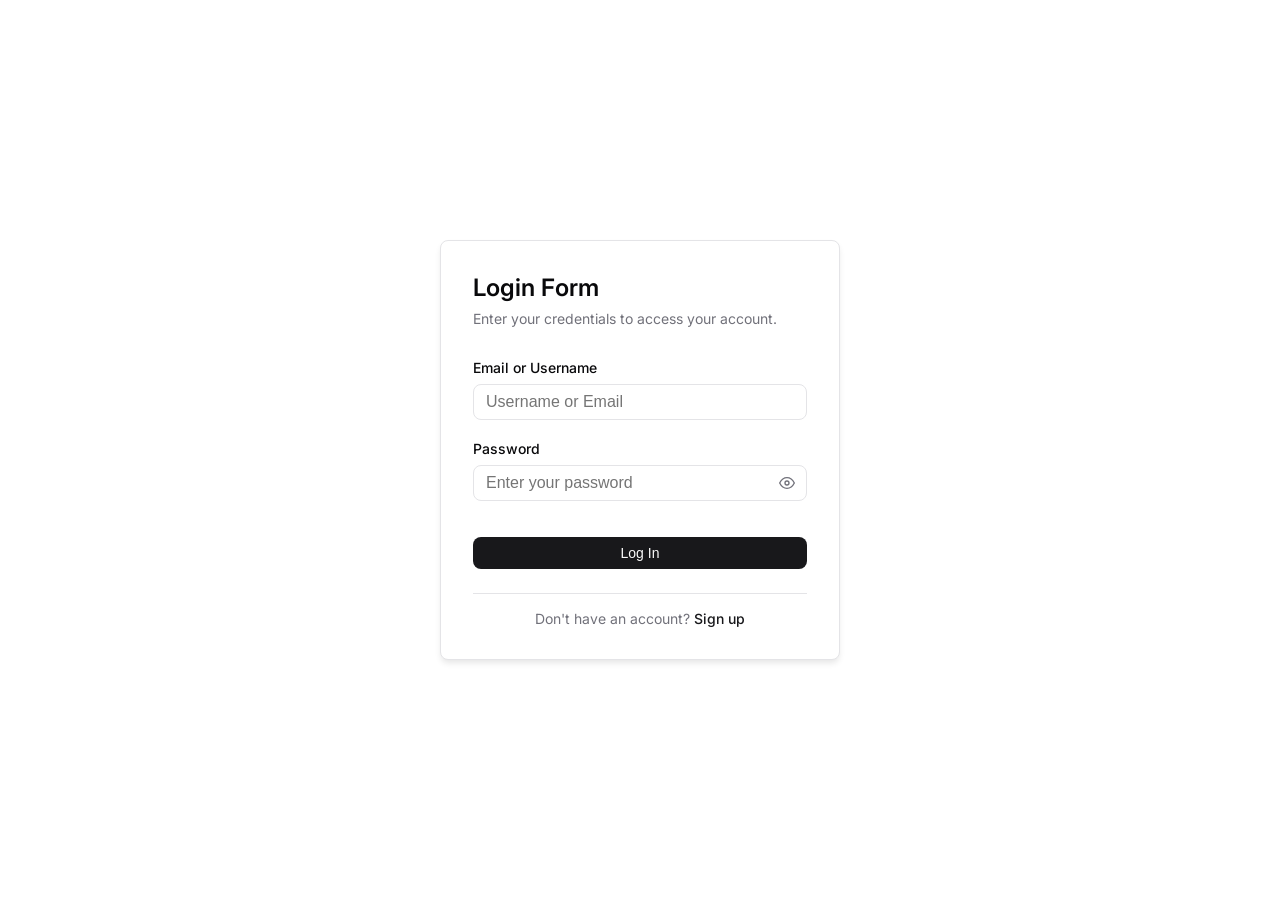
<file: index.html>
<!DOCTYPE html>
<html lang="en">
<head>
    <meta charset="UTF-8">
    <meta name="viewport" content="width=device-width, initial-scale=1.0">
    <title>Login</title>
    <link rel="stylesheet" href="style.css">
    <link rel="preconnect" href="https://fonts.googleapis.com">
    <link rel="preconnect" href="https://fonts.gstatic.com" crossorigin>
    <link href="https://fonts.googleapis.com/css2?family=Inter:wght@400;500;600&display=swap" rel="stylesheet">
</head>
<body>
    <main class="card" id="login-card">
        <h1>Login Form</h1>
        <p class="subtitle">Enter your credentials to access your account.</p>
        <form id="login-form" novalidate>
            <div class="form-group">
                <label for="identifier">Email or Username</label>
                <input type="text" id="identifier" placeholder="Username or Email" autocomplete="username">
                <div class="error-message" id="identifier-error"></div>
            </div>
            <div class="form-group">
                <label for="password">Password</label>
                <div class="password-wrapper">
                    <input type="password" id="password" placeholder="Enter your password" autocomplete="current-password">
                    <button type="button" class="password-toggle" id="password-toggle" aria-label="Toggle password visibility">
                        <svg xmlns="http://www.w3.org/2000/svg" width="16" height="16" viewBox="0 0 24 24" fill="none" stroke="currentColor" stroke-width="2" stroke-linecap="round" stroke-linejoin="round" class="eye-icon"><title>Show Password</title><path d="M1 12s4-8 11-8 11 8 11 8-4 8-11 8-11-8-11-8z"></path><circle cx="12" cy="12" r="3"></circle></svg>
                    </button>
                </div>
                <div class="error-message" id="password-error"></div>
            </div>
            <button type="submit" id="submit-btn" class="submit-btn">Log In</button>
        </form>
        <footer class="card-footer">
            <p>Don't have an account? <a id="signup-link" href="./signup.html">Sign up</a></p>
        </footer>
    </main>

    <div id="toast" class="success-toast">
        Successfully logged in!
    </div>

    <script src="script.js"></script>
</body>
</html>

<!-- Author: Subash Praveen (github.com/1ofx9) -->
</file>
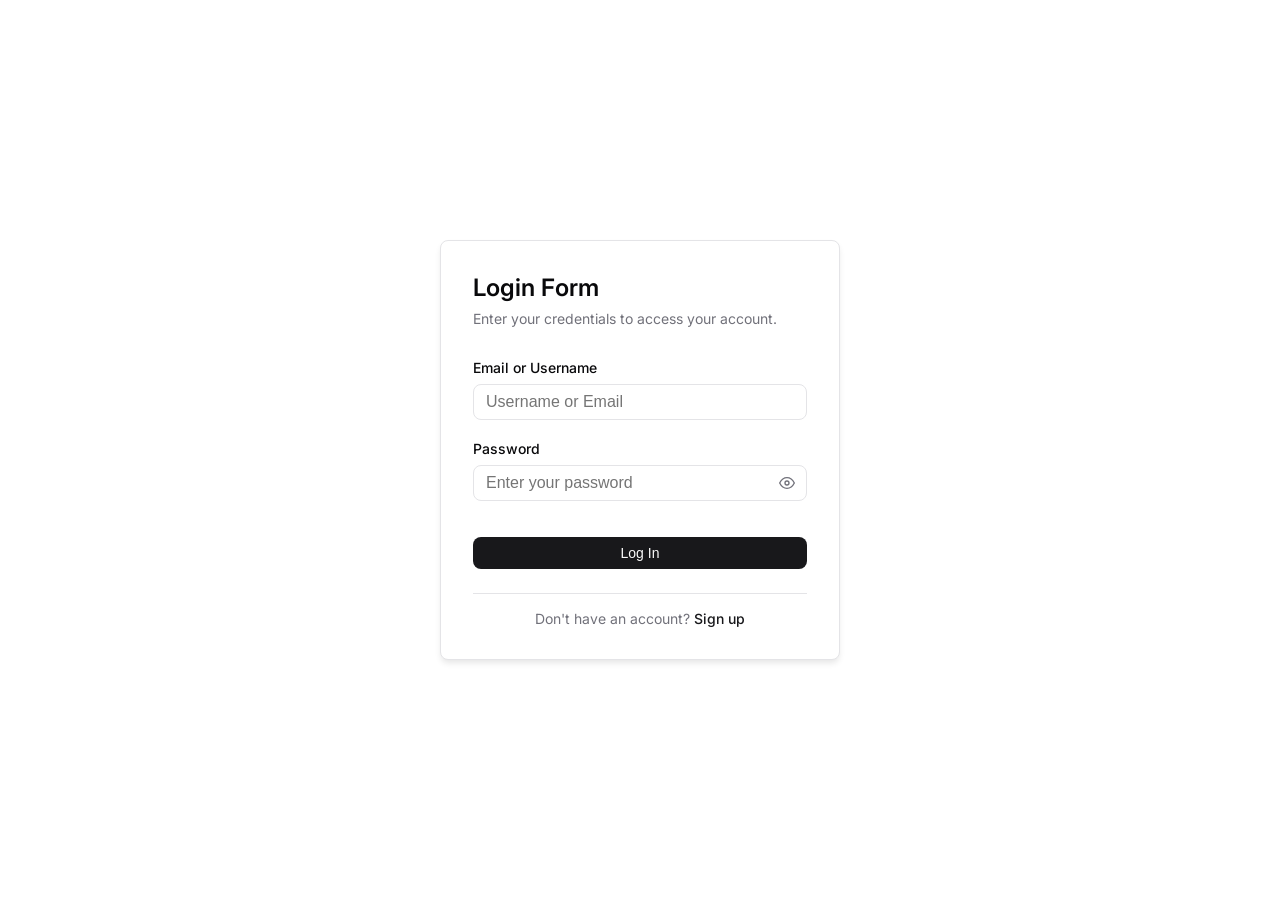
<file: profile.html>
<!DOCTYPE html>
<html lang="en">
<head>
    <meta charset="UTF-8">
    <meta name="viewport" content="width=device-width, initial-scale=1.0">
    <title>User Profile</title>
    <link rel="stylesheet" href="style.css">
    <link rel="preconnect" href="https://fonts.googleapis.com">
    <link rel="preconnect" href="https://fonts.gstatic.com" crossorigin>
    <link href="https://fonts.googleapis.com/css2?family=Inter:wght@400;500;600&display=swap" rel="stylesheet">
</head>
<body>
    <main class="card" id="profile-card">
        <h1>User Profile</h1>
        <p class="subtitle">Your account information.</p>
        
        <div id="dashboard-content" class="dashboard-info">
            <div class="info-row">
                <span class="label">Name</span>
                <span id="user-name" class="value">—</span>
            </div>
            <div class="info-row">
                <span class="label">Username</span>
                <span id="user-uname" class="value">—</span>
            </div>
            <div class="info-row">
                <span class="label">Email</span>
                <span id="user-email" class="value">—</span>
            </div>
        </div>

        <button type="button" id="logout-btn">Log Out</button>
    </main>

    <script src="script.js"></script>
</body>
</html>

<!-- Author: Subash Praveen (github.com/1ofx9) -->
</file>
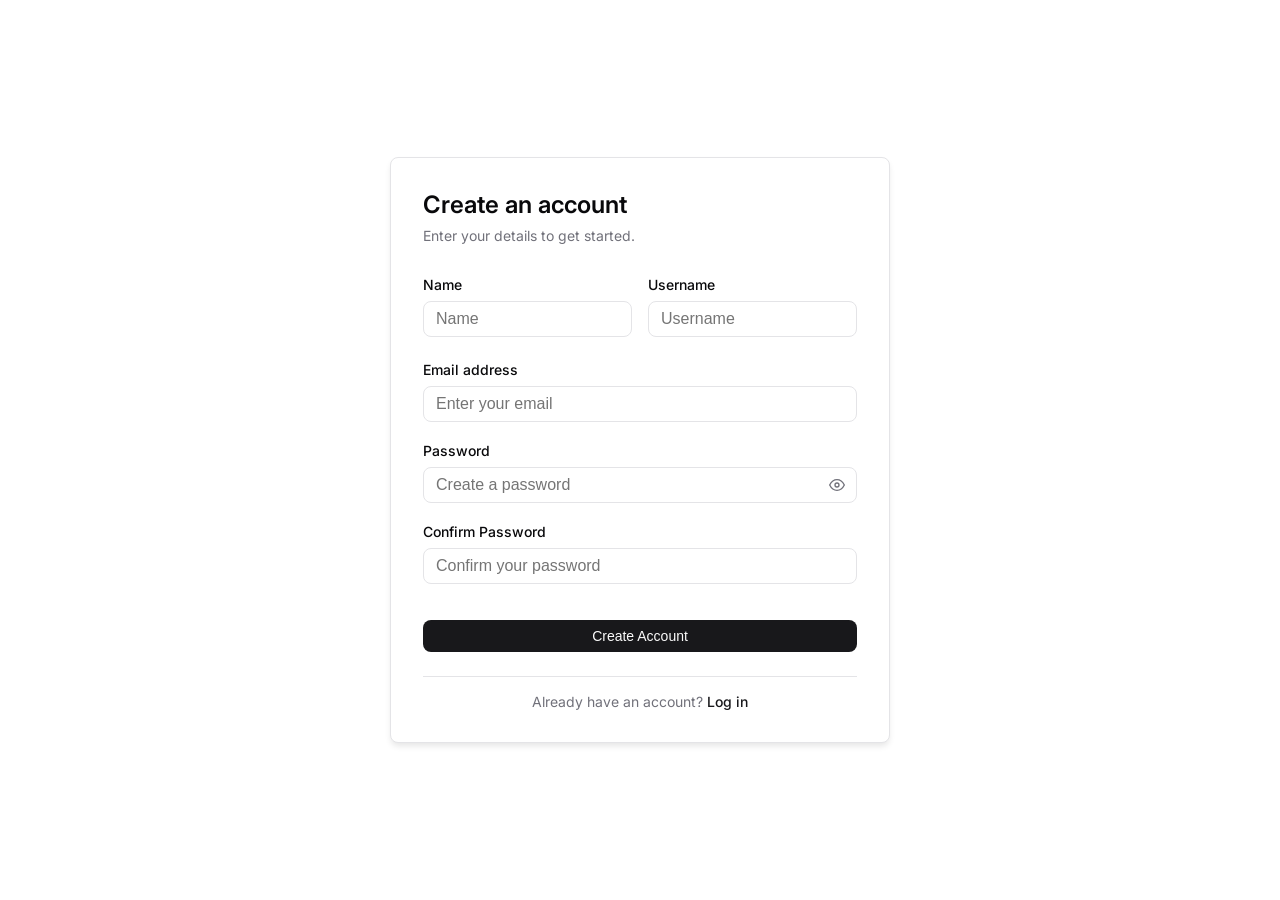
<file: signup.html>
<!DOCTYPE html>
<html lang="en">
<head>
    <meta charset="UTF-8">
    <meta name="viewport" content="width=device-width, initial-scale=1.0">
    <title>Sign Up</title>
    <link rel="stylesheet" href="style.css">
    <link rel="preconnect" href="https://fonts.googleapis.com">
    <link rel="preconnect" href="https://fonts.gstatic.com" crossorigin>
    <link href="https://fonts.googleapis.com/css2?family=Inter:wght@400;500;600&display=swap" rel="stylesheet">
</head>
<body>
    <main class="card" id="signup-card">
        <h1>Create an account</h1>
        <p class="subtitle">Enter your details to get started.</p>
        <form id="signup-form" novalidate>
            <div class="form-row">
                <div class="form-group">
                    <label for="name">Name</label>
                    <input type="text" id="name" placeholder="Name" autocomplete="name">
                    <div class="error-message" id="name-error"></div>
                </div>
                <div class="form-group">
                    <label for="username">Username</label>
                    <input type="text" id="username" placeholder="Username" autocomplete="username">
                    <div class="error-message" id="username-error"></div>
                </div>
            </div>
            <div class="form-group">
                <label for="email">Email address</label>
                <input type="email" id="email" placeholder="Enter your email" autocomplete="email">
                <div class="error-message" id="email-error"></div>
            </div>
            <div class="form-group">
                <label for="password">Password</label>
                <div class="password-wrapper">
                    <input type="password" id="password" placeholder="Create a password" autocomplete="new-password">
                    <button type="button" class="password-toggle" id="password-toggle" aria-label="Toggle password visibility">
                        <svg xmlns="http://www.w3.org/2000/svg" width="16" height="16" viewBox="0 0 24 24" fill="none" stroke="currentColor" stroke-width="2" stroke-linecap="round" stroke-linejoin="round" class="eye-icon"><title>Show Password</title><path d="M1 12s4-8 11-8 11 8 11 8-4 8-11 8-11-8-11-8z"></path><circle cx="12" cy="12" r="3"></circle></svg>
                    </button>
                </div>
                <div class="error-message" id="password-error"></div>
            </div>
            <div class="form-group">
                <label for="confirm-password">Confirm Password</label>
                <div class="password-wrapper">
                    <input type="text" id="confirm-password" placeholder="Confirm your password" autocomplete="new-password">
                </div>
                <div class="error-message" id="confirm-password-error"></div>
            </div>
            <button type="submit" id="submit-btn" class="submit-btn">Create Account</button>
        </form>
        <footer class="card-footer">
            <p>Already have an account? <a id="login-link" href="./index.html">Log in</a></p>
        </footer>
    </main>

    <div id="toast" class="success-toast">
        Account created successfully!
    </div>

    <script src="script.js"></script>
</body>
</html>

<!-- Author: Subash Praveen (github.com/1ofx9) -->
</file>
<file: style.css>
:root {
	--background: 0 0% 100%;
	--foreground: 240 10% 4%;
	--card: 0 0% 100%;
	--primary: 240 6% 10%;
	--primary-foreground: 0 0% 98%;
	--muted: 240 5% 96%;
	--muted-foreground: 240 4% 46%;
	--destructive: 0 84% 60%;
	--border: 240 6% 90%;
	--input: 240 6% 90%;
	--ring: 240 6% 10%;
	--radius: 0.5rem;
}

* {
	box-sizing: border-box;
	margin: 0;
	padding: 0;
}

body {
	font-family: "Inter", sans-serif;
	background-color: hsl(var(--background));
	color: hsl(var(--foreground));
	display: flex;
	justify-content: center;
	align-items: center;
	min-height: 100vh;
	padding: 1rem;
}

.card {
	width: 100%;
	max-width: 400px;
	background-color: hsl(var(--card));
	border: 1px solid hsl(var(--border));
	border-radius: var(--radius);
	padding: 2rem;
	box-shadow: 0 4px 6px -1px rgb(0 0 0 / 0.1);
	animation: slideUp 0.25s ease-out;
}

#signup-card {
	max-width: 500px;
}

@keyframes slideUp {
	from {
		opacity: 0;
		transform: translateY(20px);
	}
	to {
		opacity: 1;
		transform: translateY(0);
	}
}

h1 {
	font-size: 1.5rem;
	font-weight: 600;
	margin-bottom: 0.5rem;
}

.subtitle {
	color: hsl(var(--muted-foreground));
	font-size: 0.875rem;
	margin-bottom: 2rem;
}

.form-group {
	margin-bottom: 1.25rem;
}

.form-row {
	display: flex;
	gap: 1rem;
	width: 100%;
}

.form-row .form-group {
	flex: 1;
}

label {
	display: block;
	font-size: 0.875rem;
	font-weight: 500;
	margin-bottom: 0.5rem;
}

input {
	width: 100%;
	padding: 0.5rem 0.75rem;
	background-color: transparent;
	border: 1px solid hsl(var(--input));
	border-radius: var(--radius);
	color: inherit;
	font-size: 16px; /* 16px prevents iOS auto-zoom */
}

input:focus {
	outline: none;
	border-color: hsl(var(--ring));
	box-shadow: 0 0 0 2px hsla(var(--ring), 0.2);
}

input.error {
	border-color: hsl(var(--destructive));
}

.error-message {
	color: hsl(var(--destructive));
	font-size: 0.75rem;
	margin-top: 0.25rem;
}

button {
	width: 100%;
	padding: 0.5rem 1rem;
	background-color: hsl(var(--primary));
	color: hsl(var(--primary-foreground));
	border: none;
	border-radius: var(--radius);
	font-size: 0.875rem;
	font-weight: 500;
	cursor: pointer;
	transition: opacity 0.2s;
}

.submit-btn {
	margin-top: 1rem;
}

#logout-btn {
	margin-top: 2rem;
}

button:hover {
	opacity: 0.9;
}

.success-toast {
	position: fixed;
	top: 2rem;
	right: 2rem;
	background-color: hsl(var(--primary));
	color: hsl(var(--primary-foreground));
	padding: 1rem 1.5rem;
	border-radius: var(--radius);
	transform: translateX(120%);
	transition: transform 0.3s ease;
	z-index: 100;
}

.success-toast.show {
	transform: translateX(0);
}

.card-footer {
	margin-top: 1.5rem;
	padding-top: 1rem;
	border-top: 1px solid hsl(var(--border));
	text-align: center;
}

.card-footer p {
	font-size: 0.875rem;
	color: hsl(var(--muted-foreground));
}

.card-footer a {
	color: hsl(var(--primary));
	text-decoration: none;
	font-weight: 500;
}

.password-wrapper {
	position: relative;
	display: flex;
	align-items: center;
}

.password-wrapper input {
	padding-right: 2.5rem;
}

.password-toggle {
	position: absolute;
	right: 0.75rem;
	top: 50%;
	transform: translateY(-50%);
	background: none;
	border: none;
	padding: 0;
	color: hsl(var(--muted-foreground));
	cursor: pointer;
	line-height: 0;
	display: flex;
	justify-content: end;
	width: fit-content;
}

.password-toggle:hover {
	color: hsl(var(--foreground));
}

.dashboard-info {
	margin: 1.5rem 0;
	padding: 1rem;
	background-color: hsl(var(--muted));
	border-radius: var(--radius);
	border: 1px solid hsl(var(--border));
}

.info-row {
	display: flex;
	justify-content: space-between;
	padding: 0.5rem 0;
}

.info-row:not(:last-child) {
	border-bottom: 1px solid hsla(var(--border), 0.5);
}

.info-row .label {
	font-size: 0.875rem;
	color: hsl(var(--muted-foreground));
}

.info-row .value {
	font-size: 0.875rem;
	font-weight: 600;
}

#signup-link:hover,
#login-link:hover {
	text-decoration: underline;
}

@media (max-width: 640px) {
	.card {
		padding: 1.5rem;
	}

	h1 {
		font-size: 1.5rem;
	}

	.form-row {
		flex-direction: column;
		gap: 0;
	}
}

/* Author: Subash Praveen (github.com/1ofx9) */
</file>
